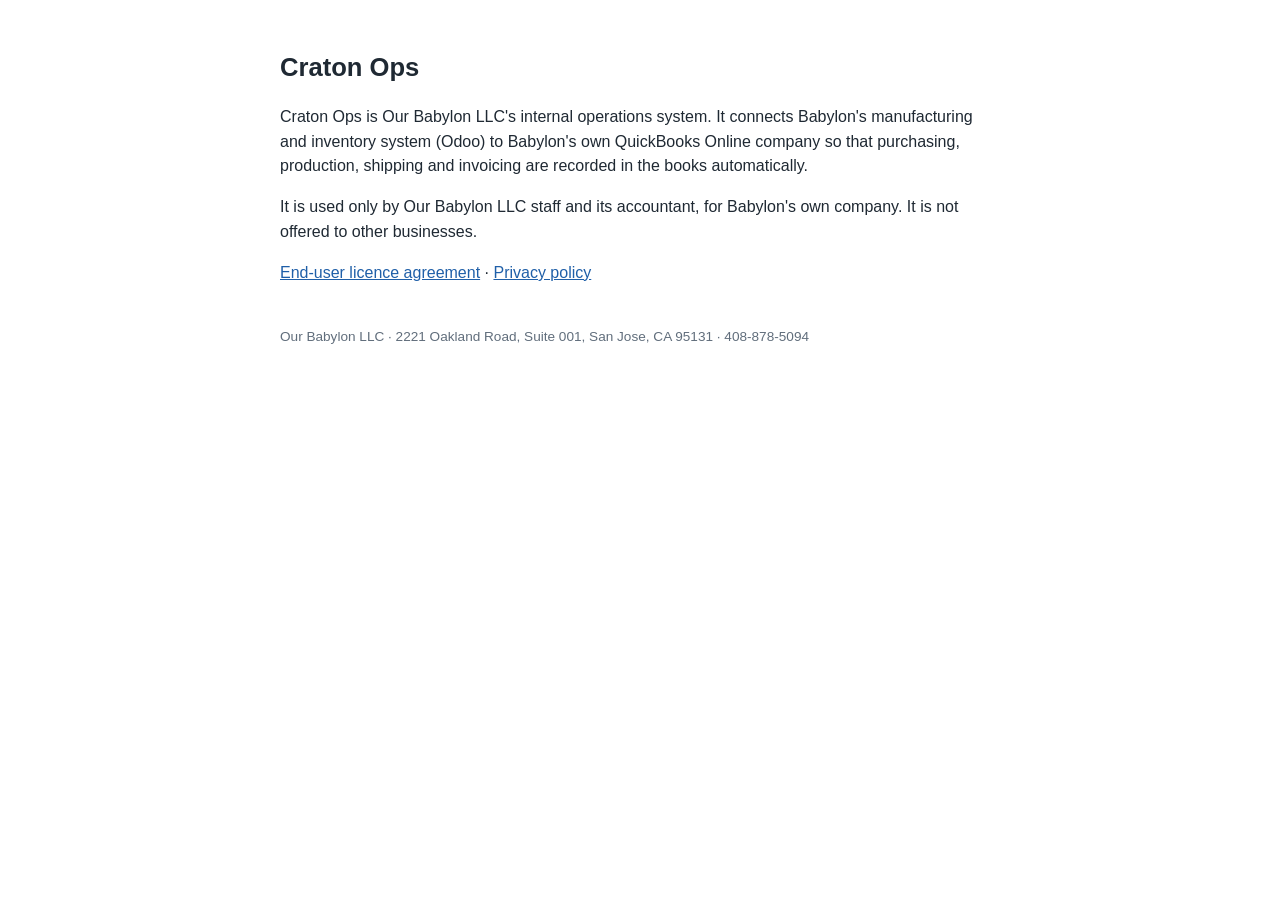
<file: index.html>
<!doctype html><html lang="en"><head><meta charset="utf-8"><meta name="viewport" content="width=device-width,initial-scale=1"><title>Craton Ops</title><link rel="stylesheet" href="style.css"></head><body>
<h1>Craton Ops</h1>
<p>Craton Ops is Our Babylon LLC's internal operations system. It connects Babylon's manufacturing and inventory system (Odoo) to Babylon's own QuickBooks Online company so that purchasing, production, shipping and invoicing are recorded in the books automatically.</p>
<p>It is used only by Our Babylon LLC staff and its accountant, for Babylon's own company. It is not offered to other businesses.</p>
<p><a href="eula.html">End-user licence agreement</a> · <a href="privacy.html">Privacy policy</a></p>
<footer>Our Babylon LLC · 2221 Oakland Road, Suite 001, San Jose, CA 95131 · 408-878-5094</footer></body></html>
</file>
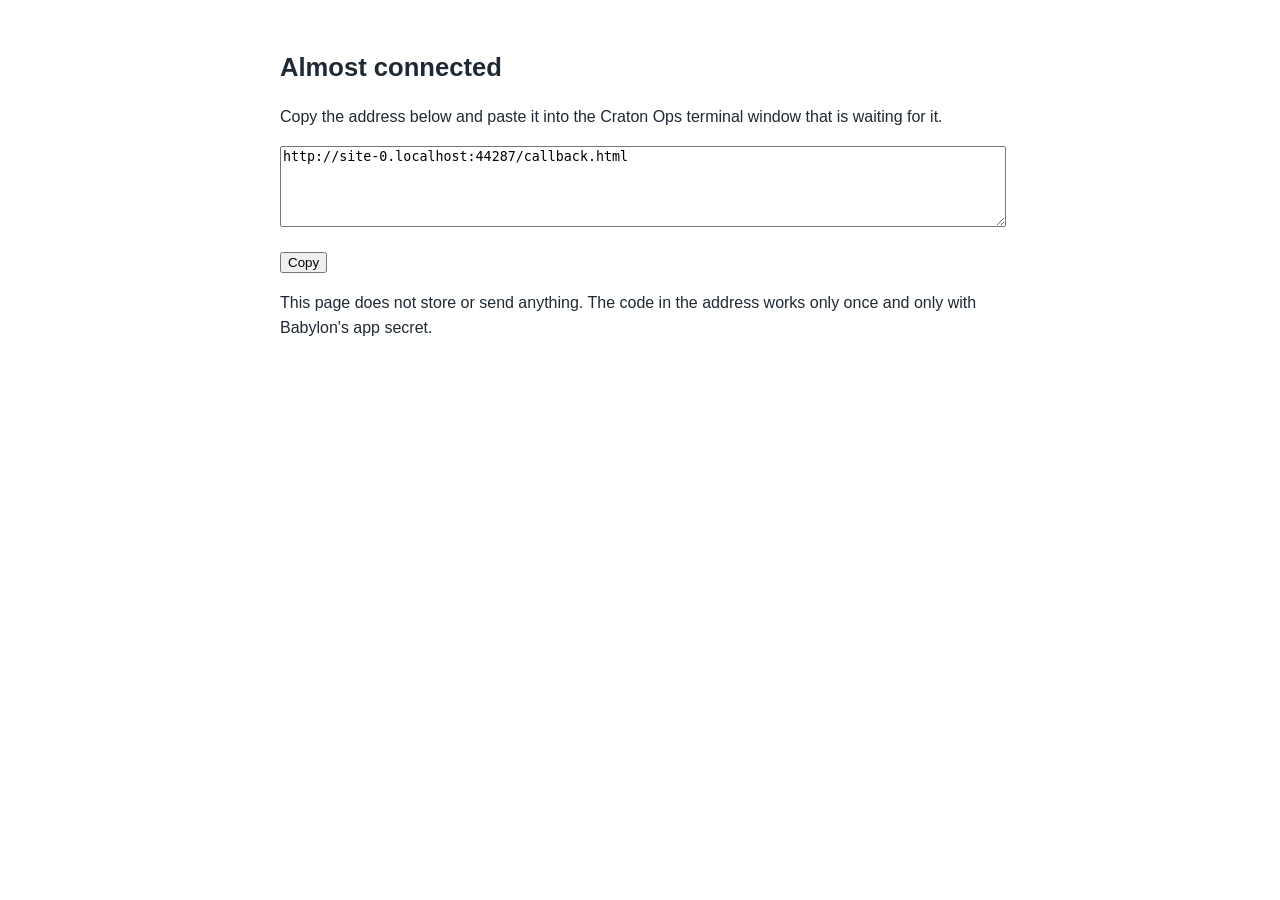
<file: callback.html>
<!doctype html>
<html lang="en">
<head>
<meta charset="utf-8">
<meta name="viewport" content="width=device-width, initial-scale=1">
<meta name="referrer" content="no-referrer">
<title>Craton Ops - Connect QuickBooks</title>
<link rel="stylesheet" href="style.css">
</head>
<body>
<main>
<h1>Almost connected</h1>
<p id="msg">Copy the address below and paste it into the Craton Ops terminal window that is waiting for it.</p>
<textarea id="url" rows="5" style="width:100%" readonly></textarea>
<p><button id="copy" type="button">Copy</button> <span id="done"></span></p>
<p>This page does not store or send anything. The code in the address works only once and only with Babylon's app secret.</p>
</main>
<script>
var u = window.location.href;
var box = document.getElementById("url");
box.value = u;
if (u.indexOf("error=") !== -1) { document.getElementById("msg").textContent = "QuickBooks did not connect. Paste the address below into the terminal so it can show the reason."; }
document.getElementById("copy").onclick = function () {
  box.select();
  (navigator.clipboard ? navigator.clipboard.writeText(u) : Promise.reject()).then(function () {
    document.getElementById("done").textContent = "Copied.";
  }, function () { document.execCommand("copy"); document.getElementById("done").textContent = "Copied."; });
};
</script>
</body>
</html>
</file>
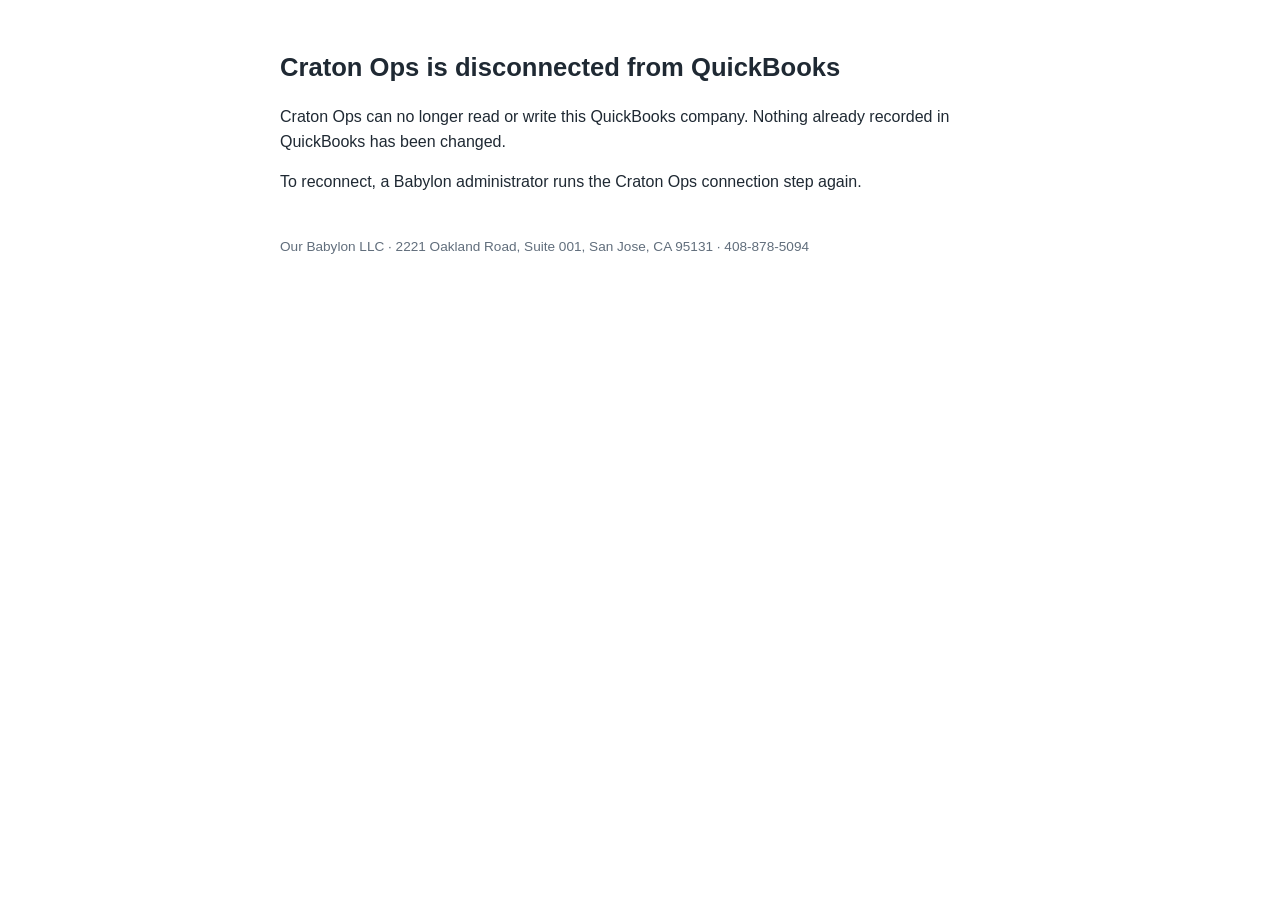
<file: disconnected.html>
<!doctype html><html lang="en"><head><meta charset="utf-8"><meta name="viewport" content="width=device-width,initial-scale=1"><title>Craton Ops disconnected</title><link rel="stylesheet" href="style.css"></head><body>
<h1>Craton Ops is disconnected from QuickBooks</h1>
<p>Craton Ops can no longer read or write this QuickBooks company. Nothing already recorded in QuickBooks has been changed.</p>
<p>To reconnect, a Babylon administrator runs the Craton Ops connection step again.</p>
<footer>Our Babylon LLC · 2221 Oakland Road, Suite 001, San Jose, CA 95131 · 408-878-5094</footer></body></html>
</file>
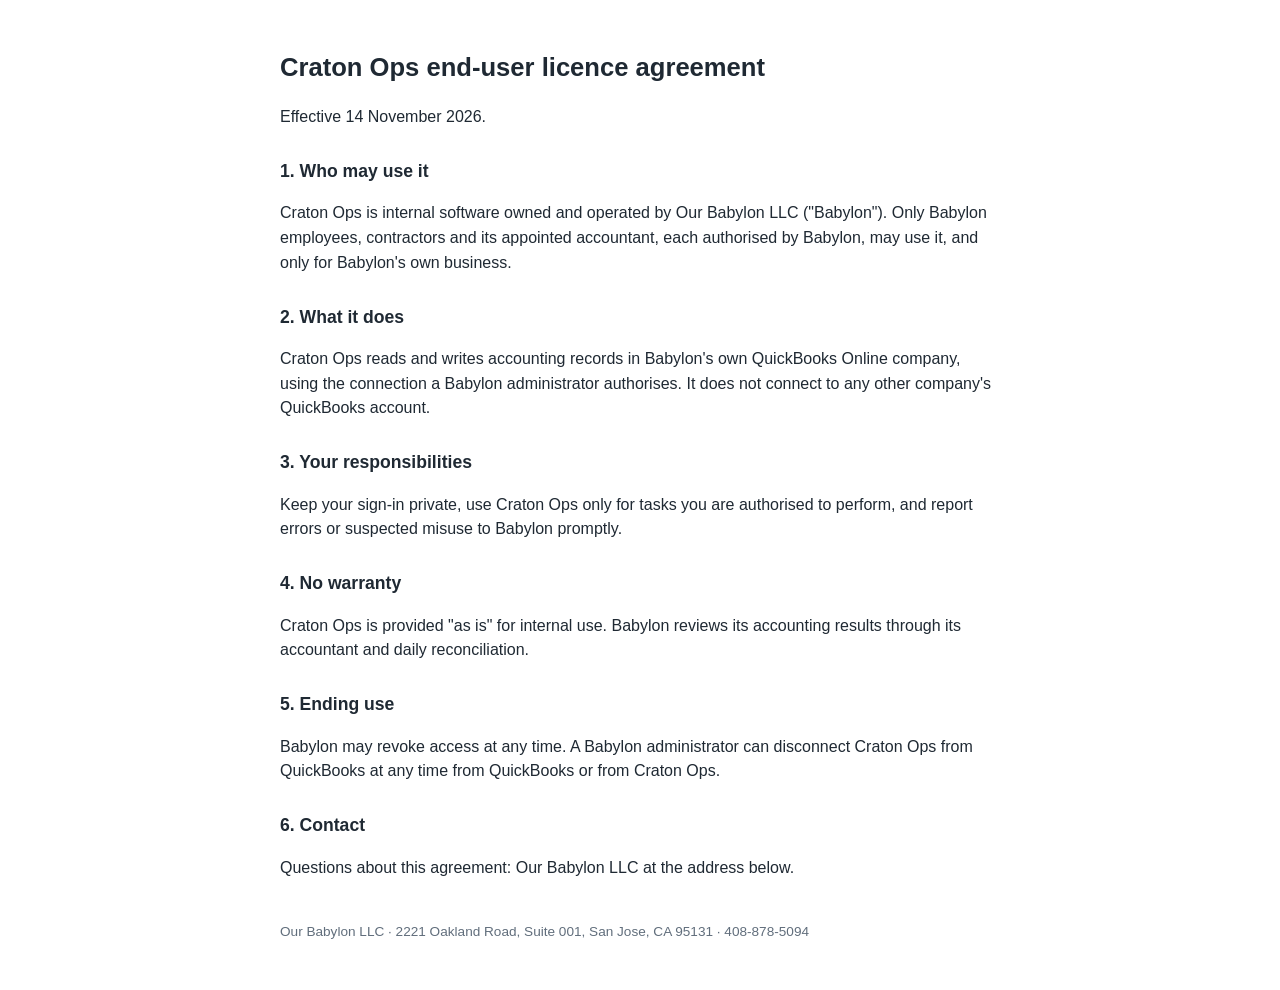
<file: eula.html>
<!doctype html><html lang="en"><head><meta charset="utf-8"><meta name="viewport" content="width=device-width,initial-scale=1"><title>Craton Ops: End-user licence agreement</title><link rel="stylesheet" href="style.css"></head><body>
<h1>Craton Ops end-user licence agreement</h1>
<p>Effective 14 November 2026.</p>
<h2>1. Who may use it</h2><p>Craton Ops is internal software owned and operated by Our Babylon LLC ("Babylon"). Only Babylon employees, contractors and its appointed accountant, each authorised by Babylon, may use it, and only for Babylon's own business.</p>
<h2>2. What it does</h2><p>Craton Ops reads and writes accounting records in Babylon's own QuickBooks Online company, using the connection a Babylon administrator authorises. It does not connect to any other company's QuickBooks account.</p>
<h2>3. Your responsibilities</h2><p>Keep your sign-in private, use Craton Ops only for tasks you are authorised to perform, and report errors or suspected misuse to Babylon promptly.</p>
<h2>4. No warranty</h2><p>Craton Ops is provided "as is" for internal use. Babylon reviews its accounting results through its accountant and daily reconciliation.</p>
<h2>5. Ending use</h2><p>Babylon may revoke access at any time. A Babylon administrator can disconnect Craton Ops from QuickBooks at any time from QuickBooks or from Craton Ops.</p>
<h2>6. Contact</h2><p>Questions about this agreement: Our Babylon LLC at the address below.</p>
<footer>Our Babylon LLC · 2221 Oakland Road, Suite 001, San Jose, CA 95131 · 408-878-5094</footer></body></html>
</file>
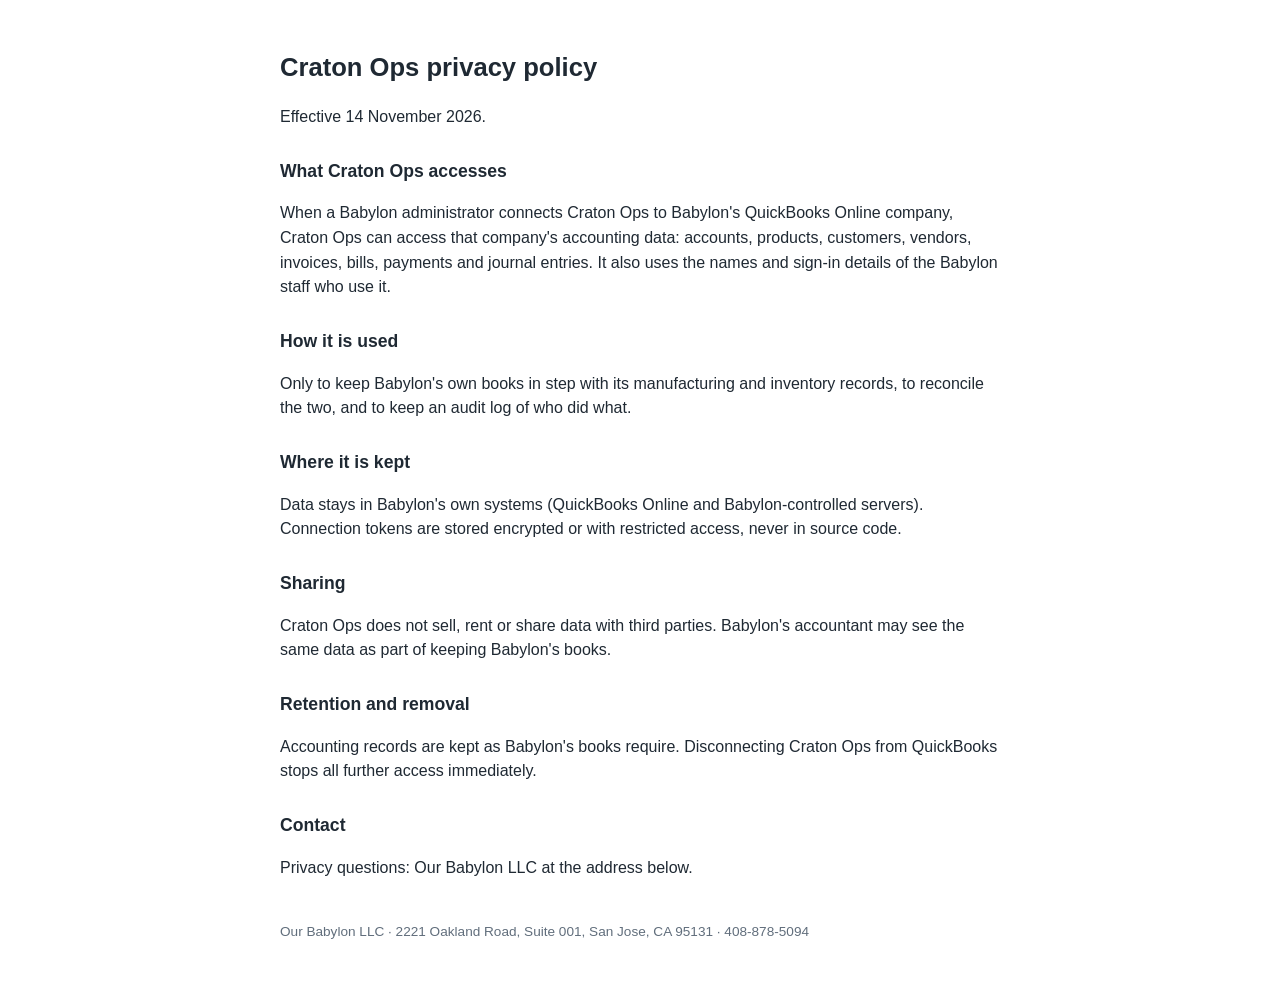
<file: privacy.html>
<!doctype html><html lang="en"><head><meta charset="utf-8"><meta name="viewport" content="width=device-width,initial-scale=1"><title>Craton Ops: Privacy policy</title><link rel="stylesheet" href="style.css"></head><body>
<h1>Craton Ops privacy policy</h1>
<p>Effective 14 November 2026.</p>
<h2>What Craton Ops accesses</h2><p>When a Babylon administrator connects Craton Ops to Babylon's QuickBooks Online company, Craton Ops can access that company's accounting data: accounts, products, customers, vendors, invoices, bills, payments and journal entries. It also uses the names and sign-in details of the Babylon staff who use it.</p>
<h2>How it is used</h2><p>Only to keep Babylon's own books in step with its manufacturing and inventory records, to reconcile the two, and to keep an audit log of who did what.</p>
<h2>Where it is kept</h2><p>Data stays in Babylon's own systems (QuickBooks Online and Babylon-controlled servers). Connection tokens are stored encrypted or with restricted access, never in source code.</p>
<h2>Sharing</h2><p>Craton Ops does not sell, rent or share data with third parties. Babylon's accountant may see the same data as part of keeping Babylon's books.</p>
<h2>Retention and removal</h2><p>Accounting records are kept as Babylon's books require. Disconnecting Craton Ops from QuickBooks stops all further access immediately.</p>
<h2>Contact</h2><p>Privacy questions: Our Babylon LLC at the address below.</p>
<footer>Our Babylon LLC · 2221 Oakland Road, Suite 001, San Jose, CA 95131 · 408-878-5094</footer></body></html>
</file>
<file: style.css>
body{font-family:-apple-system,Segoe UI,Helvetica,Arial,sans-serif;max-width:720px;margin:48px auto;padding:0 16px;line-height:1.55;color:#1f2933;background:#fff}
h1{font-size:1.6rem}h2{font-size:1.1rem;margin-top:1.6em}footer{margin-top:3em;font-size:.85rem;color:#616e7c}a{color:#1f5fa8}
</file>
